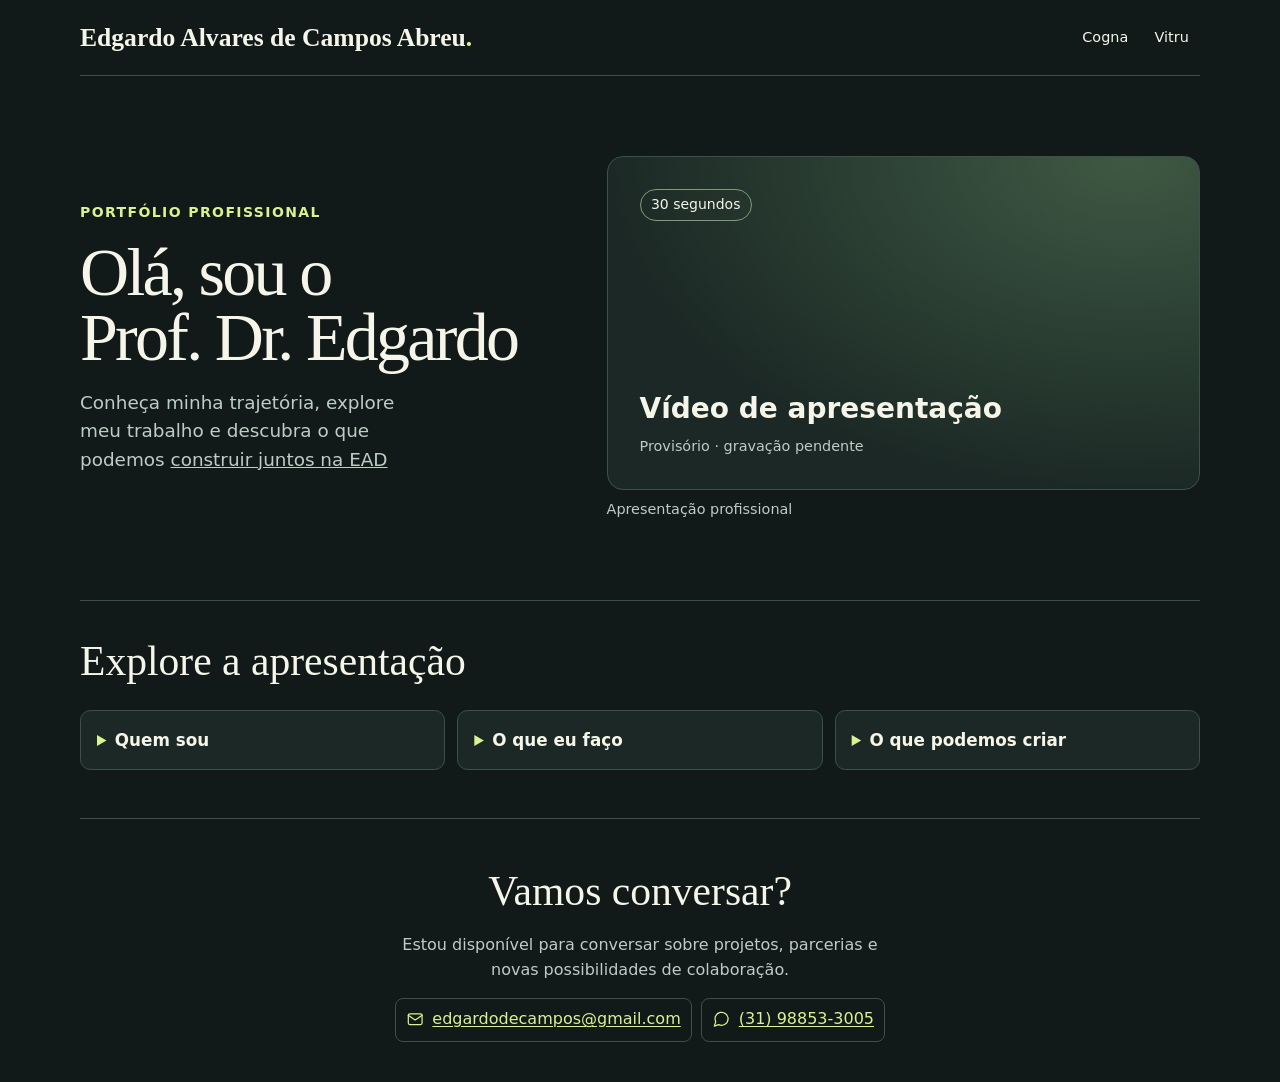
<file: index.html>
<!doctype html>
<html lang="pt-BR">
<head>
  <meta charset="utf-8">
  <meta name="viewport" content="width=device-width, initial-scale=1">
  <meta name="description" content="Apresentação profissional de Edgardo para grupos educacionais brasileiros.">
  <title>Edgardo | Portfólio profissional</title>
  <link rel="stylesheet" href="./assets/styles.css">
  <script src="./assets/site.js" defer></script>
</head>
<body>
  <a class="skip" href="#principal">Ir para o conteúdo</a>
  <header class="bar wrap">
    <a class="brand" href="./">Edgardo Alvares de Campos Abreu<span>.</span></a>
    <nav class="versions" aria-label="Versões da apresentação">
      <a href="./cogna/">Cogna</a>
      <a href="./vitru/">Vitru</a>
    </nav>
  </header>

  <main id="principal" class="wrap">
    <section class="hero" aria-labelledby="titulo">
      <div class="intro">
        <p class="eyebrow">Portfólio profissional</p>
        <h1 id="titulo">Olá, sou o<br>Prof. Dr. Edgardo</h1>
        <p class="lead">Conheça minha trajetória, explore meu trabalho e descubra o que podemos <span class="lead-underline">construir juntos na EAD</span></p>
      </div>
      <figure>
        <div class="screen" id="video-provisorio">
          <span class="duration">30 segundos</span>
          <div>
            <strong>Vídeo de apresentação</strong>
            <p>Provisório · gravação pendente</p>
          </div>
        </div>
        <video id="video" hidden controls playsinline preload="metadata" aria-label="Vídeo de apresentação de Edgardo"></video>
        <figcaption>Apresentação profissional</figcaption>
      </figure>
    </section>

    <section class="paths" aria-labelledby="explorar">
      <h2 id="explorar">Explore a apresentação</h2>
      <div class="grid">
        <details>
          <summary>Quem sou</summary>
          <div class="detail profile">
            <h3>Doutor em Ciências do Esporte, escalador, professor e treinador</h3>
            <p>Uma trajetória que integra Educação Física, ciência, prática esportiva e ensino, com experiências em pesquisa, extensão universitária e educação a distância.</p>
            <div class="portrait">Foto profissional pendente</div>

            <h4>Minha trajetória</h4>
            <ol class="profile-timeline" role="list">
              <li>
                <span class="profile-year">1995</span>
                <h5>Início na escalada</h5>
                <p>Prática da escalada e do montanhismo.</p>
              </li>
              <li>
                <span class="profile-year">2005</span>
                <h5>Educação Física e treinamento</h5>
                <p>Graduação em Educação Física e início da atuação como treinador esportivo.</p>
              </li>
              <li>
                <span class="profile-year">2012–2023</span>
                <h5>Mestrado e doutorado · UFMG</h5>
                <p>Formação científica em Ciências do Esporte, com foco em biomecânica e desempenho esportivo.</p>
              </li>
              <li>
                <span class="profile-year">2024–2026</span>
                <h5>Professor substituto · UFMG</h5>
                <p>Docência no ensino superior, articulando ensino, pesquisa e extensão.</p>
              </li>
              <li class="profile-milestone-ead">
                <span class="profile-year">2026</span>
                <h5>Educação a distância · UNIVASF/UAB</h5>
                <p>Tutoria na disciplina de Práticas Corporais de Aventura, no âmbito da Universidade Aberta do Brasil.</p>
              </li>
            </ol>

            <a class="profile-link" href="https://lattes.cnpq.br/1088797943769433" target="_blank" rel="noopener noreferrer">Consultar currículo Lattes</a>
          </div>
        </details>
        <details>
          <summary>O que eu faço</summary>
          <div class="detail work">
            <ul class="work-list" role="list">
              <li class="work-card">
                <svg class="work-icon" viewBox="0 0 24 24" fill="none" stroke="currentColor" stroke-width="1.6" stroke-linecap="round" stroke-linejoin="round" aria-hidden="true" focusable="false"><path d="M2 19 9 7l4 6 3-4 6 10H2Z"/><path d="m7 11 2 2 2-2"/></svg>
                <div>
                  <h3>Treinamento esportivo — presencial e online</h3>
                  <p>Prescrição, acompanhamento e avaliação do treinamento esportivo, com atendimentos presenciais e online.</p>
                </div>
              </li>
              <li class="work-card">
                <svg class="work-icon" viewBox="0 0 24 24" fill="none" stroke="currentColor" stroke-width="1.6" stroke-linecap="round" stroke-linejoin="round" aria-hidden="true" focusable="false"><circle cx="12" cy="4" r="2"/><path d="m12 6-3 6 4 3 2 6M9 12l-3 7-3 1m7-12 5 3h4"/></svg>
                <div>
                  <h3>Análise biomecânica do movimento</h3>
                  <p>Análise do movimento humano, processamento de sinais e interpretação de dados biomecânicos com MATLAB.</p>
                </div>
              </li>
              <li class="work-card">
                <svg class="work-icon" viewBox="0 0 24 24" fill="none" stroke="currentColor" stroke-width="1.6" stroke-linecap="round" stroke-linejoin="round" aria-hidden="true" focusable="false"><path d="M4 3v17h17M8 16v-4m5 4V8m5 8V5"/></svg>
                <div>
                  <h3>Análise de dados com RStudio</h3>
                  <p>Organização, tratamento, análise estatística e visualização de dados científicos.</p>
                </div>
              </li>
              <li class="work-card">
                <svg class="work-icon" viewBox="0 0 24 24" fill="none" stroke="currentColor" stroke-width="1.6" stroke-linecap="round" stroke-linejoin="round" aria-hidden="true" focusable="false"><path d="M12 21v-7m0 2c-6 0-9-4-9-9 5 0 9 3 9 9Zm0-2c0-6 4-11 9-11 0 6-3 11-9 11Z"/></svg>
                <div>
                  <h3>Grupo de Pesquisa CAPARAÓ</h3>
                  <p>Coordenação de grupo de pesquisa registrado no CNPq, dedicado a natureza, lazer e aventura, com atividades presenciais e online.</p>
                </div>
              </li>
              <li class="work-card">
                <svg class="work-icon" viewBox="0 0 24 24" fill="none" stroke="currentColor" stroke-width="1.6" stroke-linecap="round" stroke-linejoin="round" aria-hidden="true" focusable="false"><circle cx="12" cy="12" r="9"/><path d="m16 8-2 6-6 2 2-6 6-2Z"/></svg>
                <div>
                  <h3>Projeto de Extensão PráCA — UFMG</h3>
                  <p>Coordenação do projeto Práticas Corporais de Aventura, vinculado à Escola de Educação Física, Fisioterapia e Terapia Ocupacional da UFMG.</p>
                </div>
              </li>
              <li class="work-card">
                <svg class="work-icon" viewBox="0 0 24 24" fill="none" stroke="currentColor" stroke-width="1.6" stroke-linecap="round" stroke-linejoin="round" aria-hidden="true" focusable="false"><path d="M7 3h5m-4 0v6l-3 5m5-9 4 2-3 5-4-2m8 1a5 5 0 0 1-1 9H5m-2 1h18m-9-6H4"/></svg>
                <div>
                  <h3>Sociedade Brasileira de Biomecânica — SBB</h3>
                  <p>Membro da Sociedade Brasileira de Biomecânica, com participação na comunidade científica da área.</p>
                </div>
              </li>
            </ul>
          </div>
        </details>
        <details>
          <summary>O que podemos criar</summary>
          <div class="detail work collaboration">
            <h3 id="collaboration-intro">Conhecimento, experiência e tecnologia para desenvolver novas possibilidades na educação.</h3>
            <p>Da produção de conteúdos digitais à pesquisa aplicada, podemos construir projetos que integrem ciência, formação profissional, inovação e experiências práticas de aprendizagem — presenciais, semipresenciais ou a distância.</p>
            <ul class="work-list" role="list">
              <li class="work-card">
                <svg class="work-icon" viewBox="0 0 24 24" fill="none" stroke="currentColor" stroke-width="1.6" stroke-linecap="round" stroke-linejoin="round" aria-hidden="true" focusable="false"><path d="M12 6v15M3 4h5a4 4 0 0 1 4 4 4 4 0 0 1 4-4h5v15h-5a4 4 0 0 0-4 2 4 4 0 0 0-4-2H3z"/></svg>
                <div>
                  <h4>Conteúdos e disciplinas digitais</h4>
                  <p>Desenvolvimento de materiais didáticos, videoaulas e componentes curriculares em Educação Física, treinamento, biomecânica e práticas corporais de aventura.</p>
                </div>
              </li>
              <li class="work-card">
                <svg class="work-icon" viewBox="0 0 24 24" fill="none" stroke="currentColor" stroke-width="1.6" stroke-linecap="round" stroke-linejoin="round" aria-hidden="true" focusable="false"><path d="m2 9 10-5 10 5-10 5zM6 11v5c3 4 9 4 12 0v-5m4-2v7"/></svg>
                <div>
                  <h4>Formação continuada e cursos de extensão</h4>
                  <p>Cursos de curta duração, atualização profissional e capacitação de professores e profissionais do esporte.</p>
                </div>
              </li>
              <li class="work-card">
                <svg class="work-icon" viewBox="0 0 24 24" fill="none" stroke="currentColor" stroke-width="1.6" stroke-linecap="round" stroke-linejoin="round" aria-hidden="true" focusable="false"><path d="M14 15H3V4h17v3M7 20h6m-3-5v5m7-10h5v10h-5z"/></svg>
                <div>
                  <h4>Experiências práticas no ensino híbrido</h4>
                  <p>Integração de conteúdos digitais, práticas corporais, laboratórios e encontros presenciais.</p>
                </div>
              </li>
              <li class="work-card">
                <svg class="work-icon" viewBox="0 0 24 24" fill="none" stroke="currentColor" stroke-width="1.6" stroke-linecap="round" stroke-linejoin="round" aria-hidden="true" focusable="false"><path d="M3 20h18M6 16v-3m5 3v-5m5 5V8m5 8V5M4 9l6-4 4 1 6-4"/></svg>
                <div>
                  <h4>Análise de dados educacionais</h4>
                  <p>Análise estatística e visualização de dados para investigar participação, aprendizagem e desempenho acadêmico.</p>
                </div>
              </li>
              <li class="work-card">
                <svg class="work-icon" viewBox="0 0 24 24" fill="none" stroke="currentColor" stroke-width="1.6" stroke-linecap="round" stroke-linejoin="round" aria-hidden="true" focusable="false"><path d="M9 3h6m-5 0v6L4 19a1 1 0 0 0 1 2h14a1 1 0 0 0 1-2L14 9V3M8 15h8"/></svg>
                <div>
                  <h4>Pesquisa aplicada e inovação</h4>
                  <p>Desenvolvimento e avaliação de ferramentas digitais, instrumentos de análise e metodologias de ensino.</p>
                </div>
              </li>
              <li class="work-card">
                <svg class="work-icon" viewBox="0 0 24 24" fill="none" stroke="currentColor" stroke-width="1.6" stroke-linecap="round" stroke-linejoin="round" aria-hidden="true" focusable="false"><path d="M9 3h6v5H9zM3 16h6v5H3zm12 0h6v5h-6zM12 8v4m-6 4v-4h12v4"/></svg>
                <div>
                  <h4>Projetos integrados de ensino, pesquisa e extensão</h4>
                  <p>Parcerias entre instituições de ensino, comunidades e pesquisadores para desenvolver experiências de formação e práticas corporais.</p>
                </div>
              </li>
            </ul>
          </div>
        </details>
      </div>
    </section>
  </main>
  <footer class="wrap footer contact" aria-labelledby="contact-title">
    <h2 id="contact-title">Vamos conversar?</h2>
    <p>Estou disponível para conversar sobre projetos, parcerias e novas possibilidades de colaboração.</p>
    <div class="contact-links">
      <a href="mailto:edgardodecampos@gmail.com">
        <svg viewBox="0 0 24 24" fill="none" stroke="currentColor" stroke-width="1.6" stroke-linecap="round" stroke-linejoin="round" aria-hidden="true" focusable="false"><rect x="3" y="5" width="18" height="14" rx="2"/><path d="m3 7 9 6 9-6"/></svg>
        edgardodecampos@gmail.com
      </a>
      <a href="https://wa.me/5531988533005" target="_blank" rel="noopener noreferrer" aria-label="WhatsApp: (31) 98853-3005 (abre em nova aba)">
        <svg viewBox="0 0 24 24" fill="none" stroke="currentColor" stroke-width="1.6" stroke-linecap="round" stroke-linejoin="round" aria-hidden="true" focusable="false"><path d="M21 11.5a8.5 8.5 0 0 1-12.3 7.6L3 21l1.9-5.7A8.5 8.5 0 1 1 21 11.5Z"/></svg>
        (31) 98853-3005
      </a>
    </div>
  </footer>
</body>
</html>
</file>
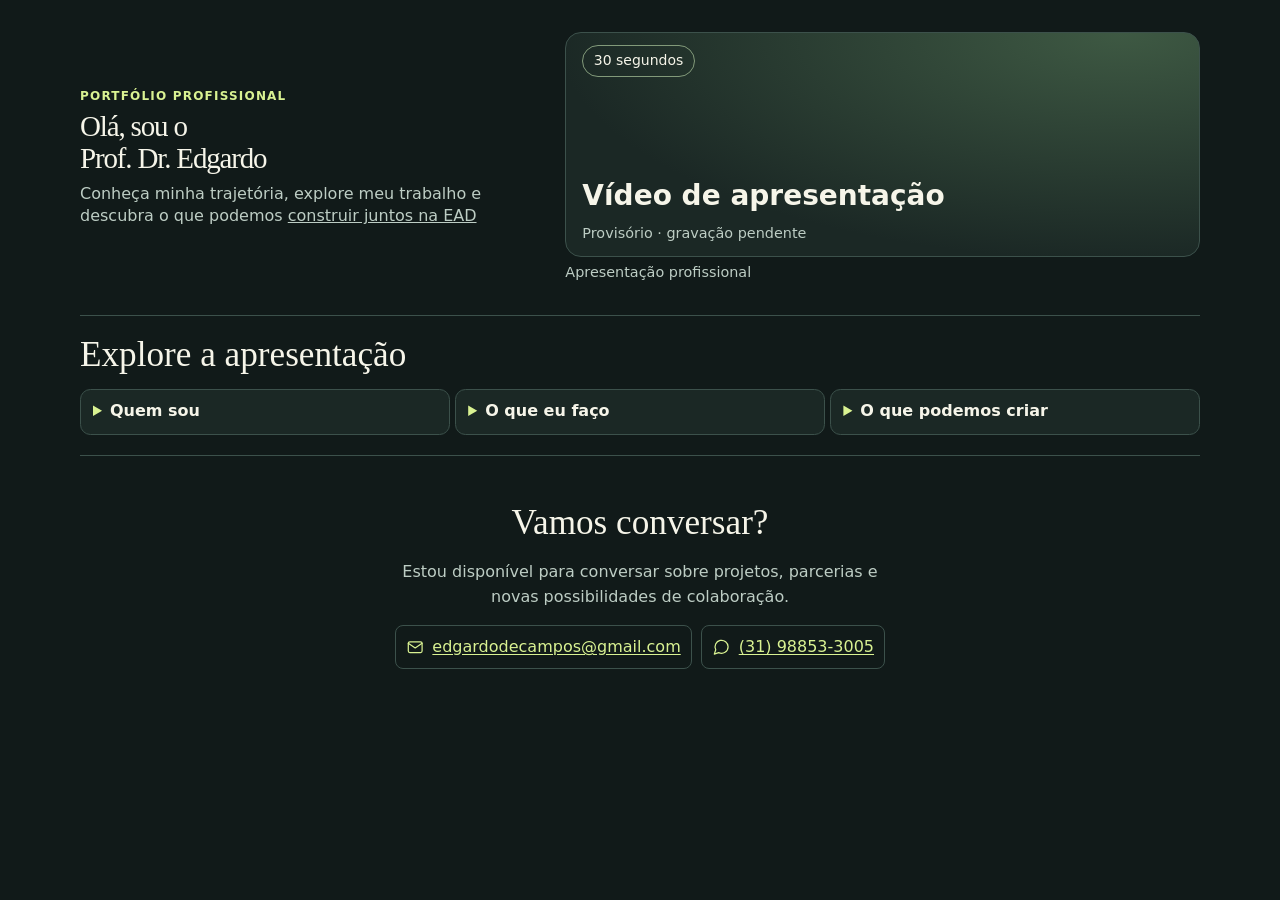
<file: cogna/index.html>
<!doctype html>
<html lang="pt-BR">
<head>
  <meta charset="utf-8">
  <meta name="viewport" content="width=device-width, initial-scale=1">
  <meta name="description" content="Apresentação profissional de Edgardo para grupos educacionais brasileiros.">
  <title>Edgardo | Portfólio profissional</title>
  <link rel="stylesheet" href="../assets/styles.css">
  <script src="../assets/site.js" defer></script>
</head>
<body class="company-page">
  <a class="skip" href="#principal">Ir para o conteúdo</a>

  <main id="principal" class="wrap">
    <section class="hero" aria-labelledby="titulo">
      <div class="intro">
        <p class="eyebrow">Portfólio profissional</p>
        <h1 id="titulo">Olá, sou o<br>Prof. Dr. Edgardo</h1>
        <p class="lead">Conheça minha trajetória, explore meu trabalho e descubra o que podemos <span class="lead-underline">construir juntos na EAD</span></p>
      </div>
      <figure>
        <div class="screen" id="video-provisorio">
          <span class="duration">30 segundos</span>
          <div>
            <strong>Vídeo de apresentação</strong>
            <p>Provisório · gravação pendente</p>
          </div>
        </div>
        <video id="video" hidden controls playsinline preload="metadata" aria-label="Vídeo de apresentação de Edgardo"></video>
        <figcaption>Apresentação profissional</figcaption>
      </figure>
    </section>

    <section class="paths" aria-labelledby="explorar">
      <h2 id="explorar">Explore a apresentação</h2>
      <div class="grid">
        <details>
          <summary>Quem sou</summary>
          <div class="detail profile">
            <h3>Doutor em Ciências do Esporte, escalador, professor e treinador</h3>
            <p>Uma trajetória que integra Educação Física, ciência, prática esportiva e ensino, com experiências em pesquisa, extensão universitária e educação a distância.</p>
            <div class="portrait">Foto profissional pendente</div>

            <h4>Minha trajetória</h4>
            <ol class="profile-timeline" role="list">
              <li>
                <span class="profile-year">1995</span>
                <h5>Início na escalada</h5>
                <p>Prática da escalada e do montanhismo.</p>
              </li>
              <li>
                <span class="profile-year">2005</span>
                <h5>Educação Física e treinamento</h5>
                <p>Graduação em Educação Física e início da atuação como treinador esportivo.</p>
              </li>
              <li>
                <span class="profile-year">2012–2023</span>
                <h5>Mestrado e doutorado · UFMG</h5>
                <p>Formação científica em Ciências do Esporte, com foco em biomecânica e desempenho esportivo.</p>
              </li>
              <li>
                <span class="profile-year">2024–2026</span>
                <h5>Professor substituto · UFMG</h5>
                <p>Docência no ensino superior, articulando ensino, pesquisa e extensão.</p>
              </li>
              <li class="profile-milestone-ead">
                <span class="profile-year">2026</span>
                <h5>Educação a distância · UNIVASF/UAB</h5>
                <p>Tutoria na disciplina de Práticas Corporais de Aventura, no âmbito da Universidade Aberta do Brasil.</p>
              </li>
            </ol>

            <a class="profile-link" href="https://lattes.cnpq.br/1088797943769433" target="_blank" rel="noopener noreferrer">Consultar currículo Lattes</a>
          </div>
        </details>
        <details>
          <summary>O que eu faço</summary>
          <div class="detail work">
            <ul class="work-list" role="list">
              <li class="work-card">
                <svg class="work-icon" viewBox="0 0 24 24" fill="none" stroke="currentColor" stroke-width="1.6" stroke-linecap="round" stroke-linejoin="round" aria-hidden="true" focusable="false"><path d="M2 19 9 7l4 6 3-4 6 10H2Z"/><path d="m7 11 2 2 2-2"/></svg>
                <div>
                  <h3>Treinamento esportivo — presencial e online</h3>
                  <p>Prescrição, acompanhamento e avaliação do treinamento esportivo, com atendimentos presenciais e online.</p>
                </div>
              </li>
              <li class="work-card">
                <svg class="work-icon" viewBox="0 0 24 24" fill="none" stroke="currentColor" stroke-width="1.6" stroke-linecap="round" stroke-linejoin="round" aria-hidden="true" focusable="false"><circle cx="12" cy="4" r="2"/><path d="m12 6-3 6 4 3 2 6M9 12l-3 7-3 1m7-12 5 3h4"/></svg>
                <div>
                  <h3>Análise biomecânica do movimento</h3>
                  <p>Análise do movimento humano, processamento de sinais e interpretação de dados biomecânicos com MATLAB.</p>
                </div>
              </li>
              <li class="work-card">
                <svg class="work-icon" viewBox="0 0 24 24" fill="none" stroke="currentColor" stroke-width="1.6" stroke-linecap="round" stroke-linejoin="round" aria-hidden="true" focusable="false"><path d="M4 3v17h17M8 16v-4m5 4V8m5 8V5"/></svg>
                <div>
                  <h3>Análise de dados com RStudio</h3>
                  <p>Organização, tratamento, análise estatística e visualização de dados científicos.</p>
                </div>
              </li>
              <li class="work-card">
                <svg class="work-icon" viewBox="0 0 24 24" fill="none" stroke="currentColor" stroke-width="1.6" stroke-linecap="round" stroke-linejoin="round" aria-hidden="true" focusable="false"><path d="M12 21v-7m0 2c-6 0-9-4-9-9 5 0 9 3 9 9Zm0-2c0-6 4-11 9-11 0 6-3 11-9 11Z"/></svg>
                <div>
                  <h3>Grupo de Pesquisa CAPARAÓ</h3>
                  <p>Coordenação de grupo de pesquisa registrado no CNPq, dedicado a natureza, lazer e aventura, com atividades presenciais e online.</p>
                </div>
              </li>
              <li class="work-card">
                <svg class="work-icon" viewBox="0 0 24 24" fill="none" stroke="currentColor" stroke-width="1.6" stroke-linecap="round" stroke-linejoin="round" aria-hidden="true" focusable="false"><circle cx="12" cy="12" r="9"/><path d="m16 8-2 6-6 2 2-6 6-2Z"/></svg>
                <div>
                  <h3>Projeto de Extensão PráCA — UFMG</h3>
                  <p>Coordenação do projeto Práticas Corporais de Aventura, vinculado à Escola de Educação Física, Fisioterapia e Terapia Ocupacional da UFMG.</p>
                </div>
              </li>
              <li class="work-card">
                <svg class="work-icon" viewBox="0 0 24 24" fill="none" stroke="currentColor" stroke-width="1.6" stroke-linecap="round" stroke-linejoin="round" aria-hidden="true" focusable="false"><path d="M7 3h5m-4 0v6l-3 5m5-9 4 2-3 5-4-2m8 1a5 5 0 0 1-1 9H5m-2 1h18m-9-6H4"/></svg>
                <div>
                  <h3>Sociedade Brasileira de Biomecânica — SBB</h3>
                  <p>Membro da Sociedade Brasileira de Biomecânica, com participação na comunidade científica da área.</p>
                </div>
              </li>
            </ul>
          </div>
        </details>
        <details>
          <summary>O que podemos criar</summary>
          <div class="detail work collaboration">
            <h3 id="collaboration-intro">Conhecimento, experiência e tecnologia para desenvolver novas possibilidades na educação.</h3>
            <p>Da produção de conteúdos digitais à pesquisa aplicada, podemos construir projetos que integrem ciência, formação profissional, inovação e experiências práticas de aprendizagem — presenciais, semipresenciais ou a distância.</p>
            <ul class="work-list" role="list">
              <li class="work-card">
                <svg class="work-icon" viewBox="0 0 24 24" fill="none" stroke="currentColor" stroke-width="1.6" stroke-linecap="round" stroke-linejoin="round" aria-hidden="true" focusable="false"><path d="M12 6v15M3 4h5a4 4 0 0 1 4 4 4 4 0 0 1 4-4h5v15h-5a4 4 0 0 0-4 2 4 4 0 0 0-4-2H3z"/></svg>
                <div>
                  <h4>Conteúdos e disciplinas digitais</h4>
                  <p>Desenvolvimento de materiais didáticos, videoaulas e componentes curriculares em Educação Física, treinamento, biomecânica e práticas corporais de aventura.</p>
                </div>
              </li>
              <li class="work-card">
                <svg class="work-icon" viewBox="0 0 24 24" fill="none" stroke="currentColor" stroke-width="1.6" stroke-linecap="round" stroke-linejoin="round" aria-hidden="true" focusable="false"><path d="m2 9 10-5 10 5-10 5zM6 11v5c3 4 9 4 12 0v-5m4-2v7"/></svg>
                <div>
                  <h4>Formação continuada e cursos de extensão</h4>
                  <p>Cursos de curta duração, atualização profissional e capacitação de professores e profissionais do esporte.</p>
                </div>
              </li>
              <li class="work-card">
                <svg class="work-icon" viewBox="0 0 24 24" fill="none" stroke="currentColor" stroke-width="1.6" stroke-linecap="round" stroke-linejoin="round" aria-hidden="true" focusable="false"><path d="M14 15H3V4h17v3M7 20h6m-3-5v5m7-10h5v10h-5z"/></svg>
                <div>
                  <h4>Experiências práticas no ensino híbrido</h4>
                  <p>Integração de conteúdos digitais, práticas corporais, laboratórios e encontros presenciais.</p>
                </div>
              </li>
              <li class="work-card">
                <svg class="work-icon" viewBox="0 0 24 24" fill="none" stroke="currentColor" stroke-width="1.6" stroke-linecap="round" stroke-linejoin="round" aria-hidden="true" focusable="false"><path d="M3 20h18M6 16v-3m5 3v-5m5 5V8m5 8V5M4 9l6-4 4 1 6-4"/></svg>
                <div>
                  <h4>Análise de dados educacionais</h4>
                  <p>Análise estatística e visualização de dados para investigar participação, aprendizagem e desempenho acadêmico.</p>
                </div>
              </li>
              <li class="work-card">
                <svg class="work-icon" viewBox="0 0 24 24" fill="none" stroke="currentColor" stroke-width="1.6" stroke-linecap="round" stroke-linejoin="round" aria-hidden="true" focusable="false"><path d="M9 3h6m-5 0v6L4 19a1 1 0 0 0 1 2h14a1 1 0 0 0 1-2L14 9V3M8 15h8"/></svg>
                <div>
                  <h4>Pesquisa aplicada e inovação</h4>
                  <p>Desenvolvimento e avaliação de ferramentas digitais, instrumentos de análise e metodologias de ensino.</p>
                </div>
              </li>
              <li class="work-card">
                <svg class="work-icon" viewBox="0 0 24 24" fill="none" stroke="currentColor" stroke-width="1.6" stroke-linecap="round" stroke-linejoin="round" aria-hidden="true" focusable="false"><path d="M9 3h6v5H9zM3 16h6v5H3zm12 0h6v5h-6zM12 8v4m-6 4v-4h12v4"/></svg>
                <div>
                  <h4>Projetos integrados de ensino, pesquisa e extensão</h4>
                  <p>Parcerias entre instituições de ensino, comunidades e pesquisadores para desenvolver experiências de formação e práticas corporais.</p>
                </div>
              </li>
            </ul>
          </div>
        </details>
      </div>
    </section>
  </main>
  <footer class="wrap footer contact" aria-labelledby="contact-title">
    <h2 id="contact-title">Vamos conversar?</h2>
    <p>Estou disponível para conversar sobre projetos, parcerias e novas possibilidades de colaboração.</p>
    <div class="contact-links">
      <a href="mailto:edgardodecampos@gmail.com">
        <svg viewBox="0 0 24 24" fill="none" stroke="currentColor" stroke-width="1.6" stroke-linecap="round" stroke-linejoin="round" aria-hidden="true" focusable="false"><rect x="3" y="5" width="18" height="14" rx="2"/><path d="m3 7 9 6 9-6"/></svg>
        edgardodecampos@gmail.com
      </a>
      <a href="https://wa.me/5531988533005" target="_blank" rel="noopener noreferrer" aria-label="WhatsApp: (31) 98853-3005 (abre em nova aba)">
        <svg viewBox="0 0 24 24" fill="none" stroke="currentColor" stroke-width="1.6" stroke-linecap="round" stroke-linejoin="round" aria-hidden="true" focusable="false"><path d="M21 11.5a8.5 8.5 0 0 1-12.3 7.6L3 21l1.9-5.7A8.5 8.5 0 1 1 21 11.5Z"/></svg>
        (31) 98853-3005
      </a>
    </div>
  </footer>
</body>
</html>
</file>
<file: assets/styles.css>
:root {
  color-scheme: dark;
  --background: #111a19;
  --surface: #1b2825;
  --line: #3c514b;
  --text: #f6f5e9;
  --muted: #bdcdc4;
  --accent: #d9f292;
  font-family: system-ui, -apple-system, sans-serif;
  line-height: 1.55;
}
*, *::before, *::after { box-sizing: border-box; }
body { margin: 0; background: var(--background); color: var(--text); }
a { color: inherit; }
[hidden] { display: none !important; }
:focus-visible { outline: 3px solid var(--accent); outline-offset: 4px; }
.wrap { width: min(100% - 2rem, 70rem); margin-inline: auto; }
.skip { position: absolute; left: 1rem; top: 1rem; z-index: 2; background: var(--background); padding: .75rem; }
.skip:not(:focus) { transform: translateY(-200%); }
.bar, .footer { display: flex; flex-wrap: wrap; justify-content: space-between; align-items: center; gap: .75rem; padding-block: 1rem; }
.bar { border-bottom: 1px solid var(--line); }
.brand { font: 700 clamp(1.2rem, 3vw, 1.6rem) Georgia, serif; text-decoration: none; }
.brand span, h1 span, .eyebrow { color: var(--accent); }
.versions { display: flex; flex-wrap: wrap; gap: .25rem; }
.versions a { padding: .65rem .7rem; border-radius: .4rem; font-size: .9rem; text-decoration: none; }
.versions a:hover, summary:hover { background: #2b3d36; }
.versions a[aria-current] { background: var(--accent); color: var(--background); }
.hero { display: grid; align-items: center; gap: 2rem; padding-block: clamp(2.5rem, 7vw, 5rem); }
.eyebrow { margin: 0 0 1rem; font-size: .875rem; font-weight: 700; letter-spacing: .1em; text-transform: uppercase; }
h1, h2 { font-family: Georgia, serif; font-weight: 400; }
h1 { margin: 0; font-size: clamp(2rem, 5.5vw, 4.25rem); line-height: .96; letter-spacing: -.04em; overflow-wrap: anywhere; }
.lead { color: var(--muted); font-size: 1.15rem; max-width: 28ch; margin-bottom: 0; }
figure { margin: 0; min-width: 0; }
.screen, video { width: 100%; aspect-ratio: 16 / 9; border: 1px solid var(--line); border-radius: 1rem; background: var(--surface); }
.screen {
  display: flex;
  flex-direction: column;
  justify-content: space-between;
  align-items: flex-start;
  padding: clamp(1rem, 4vw, 2rem);
  background: radial-gradient(ellipse at 88% 0%, #3e5943, transparent 72%), var(--surface);
}
.duration { border: 1px solid #829a7a; border-radius: 2rem; padding: .25rem .65rem; font-size: .875rem; }
.screen strong { display: block; font-size: clamp(1.1rem, 3vw, 1.75rem); }
.screen p { margin: .25rem 0 0; }
.screen p, figcaption, .footer span { color: var(--muted); font-size: .9rem; }
figcaption { margin-top: .5rem; }
.paths { padding: 1.75rem 0 3rem; border-top: 1px solid var(--line); }
h2 { margin: 0 0 1rem; font-size: clamp(1.8rem, 4vw, 2.6rem); }
.grid { display: grid; align-items: start; gap: .75rem; }
details { min-width: 0; border: 1px solid var(--line); border-radius: .65rem; background: var(--surface); }
summary { cursor: pointer; padding: 1rem; font-size: 1.05rem; font-weight: 700; border-radius: .65rem; }
summary::marker { color: var(--accent); }
.detail { padding: 0 1rem 1rem; color: var(--muted); }
.detail p { margin: .75rem 0 0; }
.portrait { display: grid; place-items: center; min-height: 7rem; padding: .5rem; border: 1px dashed var(--line); border-radius: .5rem; text-align: center; }
.footer { border-top: 1px solid var(--line); }
@media (min-width: 48rem) {
  .wrap { width: min(100% - 5rem, 70rem); }
  .hero { grid-template-columns: minmax(0, 5fr) minmax(0, 6fr); }
  .grid { grid-template-columns: repeat(3, minmax(0, 1fr)); }
}

.company-page .hero {
  gap: .75rem;
  padding-block: clamp(1rem, 3vw, 2rem);
}
.company-page .eyebrow { margin-bottom: .35rem; font-size: .75rem; white-space: nowrap; }
.company-page .intro { container-type: inline-size; }
.company-page h1 {
  font-size: min(3.25rem, 6.4cqi);
  line-height: 1.1;
  white-space: nowrap;
}
.company-page .lead { margin-top: .5rem; max-width: 44ch; font-size: 1rem; line-height: 1.4; }
.lead .lead-underline { text-decoration: underline; }
.company-page video { display: block; object-fit: contain; }
.company-page .screen, .company-page video {
  aspect-ratio: auto;
  height: clamp(7.5rem, 25vh, 15rem);
  height: clamp(7.5rem, 25svh, 15rem);
}
.company-page .screen { padding: .75rem 1rem; }
.company-page figcaption { margin-top: .25rem; }
.company-page .paths { padding-block: .75rem 1.25rem; }
.company-page h2 { margin-bottom: .4rem; font-size: clamp(1.5rem, 3vw, 2.2rem); }
.company-page .grid { gap: .35rem; }
.company-page summary { padding: .55rem .75rem; min-height: 44px; font-size: 1rem; }
@media (min-width: 48rem) {
  .company-page .hero {
    grid-template-columns: minmax(0, 5fr) minmax(0, 7fr);
    gap: clamp(1rem, 2.5vw, 2rem);
  }
}
@media (max-height: 650px) {
  .company-page .hero { padding-block: .65rem; gap: .6rem; }
  .company-page .screen, .company-page video { height: 7.5rem; }
}

.profile { overflow-wrap: anywhere; }
.profile h3, .profile h4, .profile h5 { color: var(--text); }
.profile h3 { margin: 0; font-size: 1.2rem; line-height: 1.3; }
.profile .portrait { margin-top: 1rem; }
.profile h4 { margin: 1rem 0 .75rem; font-size: 1rem; }
.profile-timeline {
  list-style: none;
  padding: 0 0 0 .9rem;
  margin: 0 0 1rem .25rem;
  border-inline-start: 1px solid var(--line);
}
.profile-timeline li { position: relative; }
.profile-timeline li + li { margin-top: .9rem; }
.profile-timeline li::before {
  position: absolute;
  inset-block-start: .45rem;
  inset-inline-start: -1.2rem;
  width: .55rem;
  height: .55rem;
  border: 1px solid var(--muted);
  border-radius: 50%;
  background: var(--surface);
  content: "";
}
.profile-year { font-size: .875rem; font-weight: 600; }
.profile-timeline h5 { margin: .12rem 0 0; font-size: 1rem; line-height: 1.35; }
.profile-timeline p { margin-top: .25rem; }
.profile-milestone-ead .profile-year { color: var(--accent); }
.profile-timeline .profile-milestone-ead::before {
  border-color: var(--accent);
  background: var(--accent);
}
.profile-link {
  display: flex;
  align-items: center;
  justify-content: center;
  min-height: 44px;
  padding: .55rem .75rem;
  border: 1px solid var(--line);
  border-radius: .4rem;
  color: var(--accent);
  font-weight: 600;
  text-align: center;
  text-underline-offset: .15em;
}
.profile-link:hover { background: #2b3d36; }

.work { container-type: inline-size; }
.work-list { display: grid; gap: .65rem; margin: 0; padding: 0; list-style: none; }
.work-card {
  display: grid;
  grid-template-columns: minmax(0, 1fr);
  align-items: start;
  gap: .65rem;
  padding: .65rem;
  border: 1px solid var(--line);
  border-radius: .5rem;
  overflow-wrap: anywhere;
}
.work-icon {
  display: block;
  width: 100%;
  max-width: 3rem;
  height: auto;
  aspect-ratio: 1;
  padding: .4rem;
  border: 1px solid var(--line);
  border-radius: .35rem;
  background: var(--surface);
  color: var(--accent);
}
.work-card h3 { margin: 0; color: var(--text); font-size: 1rem; line-height: 1.35; }
.work-card p { margin-top: .3rem; line-height: 1.45; }
@container (min-width: 13rem) {
  .work-card { grid-template-columns: minmax(0, 23%) minmax(0, 1fr); }
}

.collaboration > h3 { margin: 0; color: var(--text); font-size: 1.15rem; line-height: 1.35; }
.collaboration .work-list { margin-top: .8rem; }
.collaboration .work-card { grid-template-columns: 2rem minmax(0, 1fr); }
.collaboration .work-card h4 { margin: 0; color: var(--text); font-size: 1rem; line-height: 1.35; }
.collaboration > h3, .collaboration > p { overflow-wrap: anywhere; }

.contact {
  display: grid;
  justify-content: center;
  justify-items: center;
  gap: .6rem;
  padding-block: clamp(1.5rem, 4vw, 2.5rem);
  text-align: center;
}
.contact h2 { margin: 0; }
.contact p { max-width: 48ch; margin: 0; color: var(--muted); }
.contact-links {
  display: flex;
  flex-wrap: wrap;
  justify-content: center;
  gap: .55rem;
  min-width: 0;
  max-width: 100%;
  margin-top: .35rem;
}
.contact-links a {
  display: inline-flex;
  align-items: center;
  justify-content: center;
  gap: .5rem;
  min-width: 0;
  min-height: 44px;
  max-width: 100%;
  padding: .5rem .65rem;
  border: 1px solid var(--line);
  border-radius: .5rem;
  color: var(--accent);
  overflow-wrap: anywhere;
  text-underline-offset: .15em;
}
.contact-links a:hover { background: #2b3d36; }
.contact-links svg { flex: 0 0 1.15rem; width: 1.15rem; }
</file>
